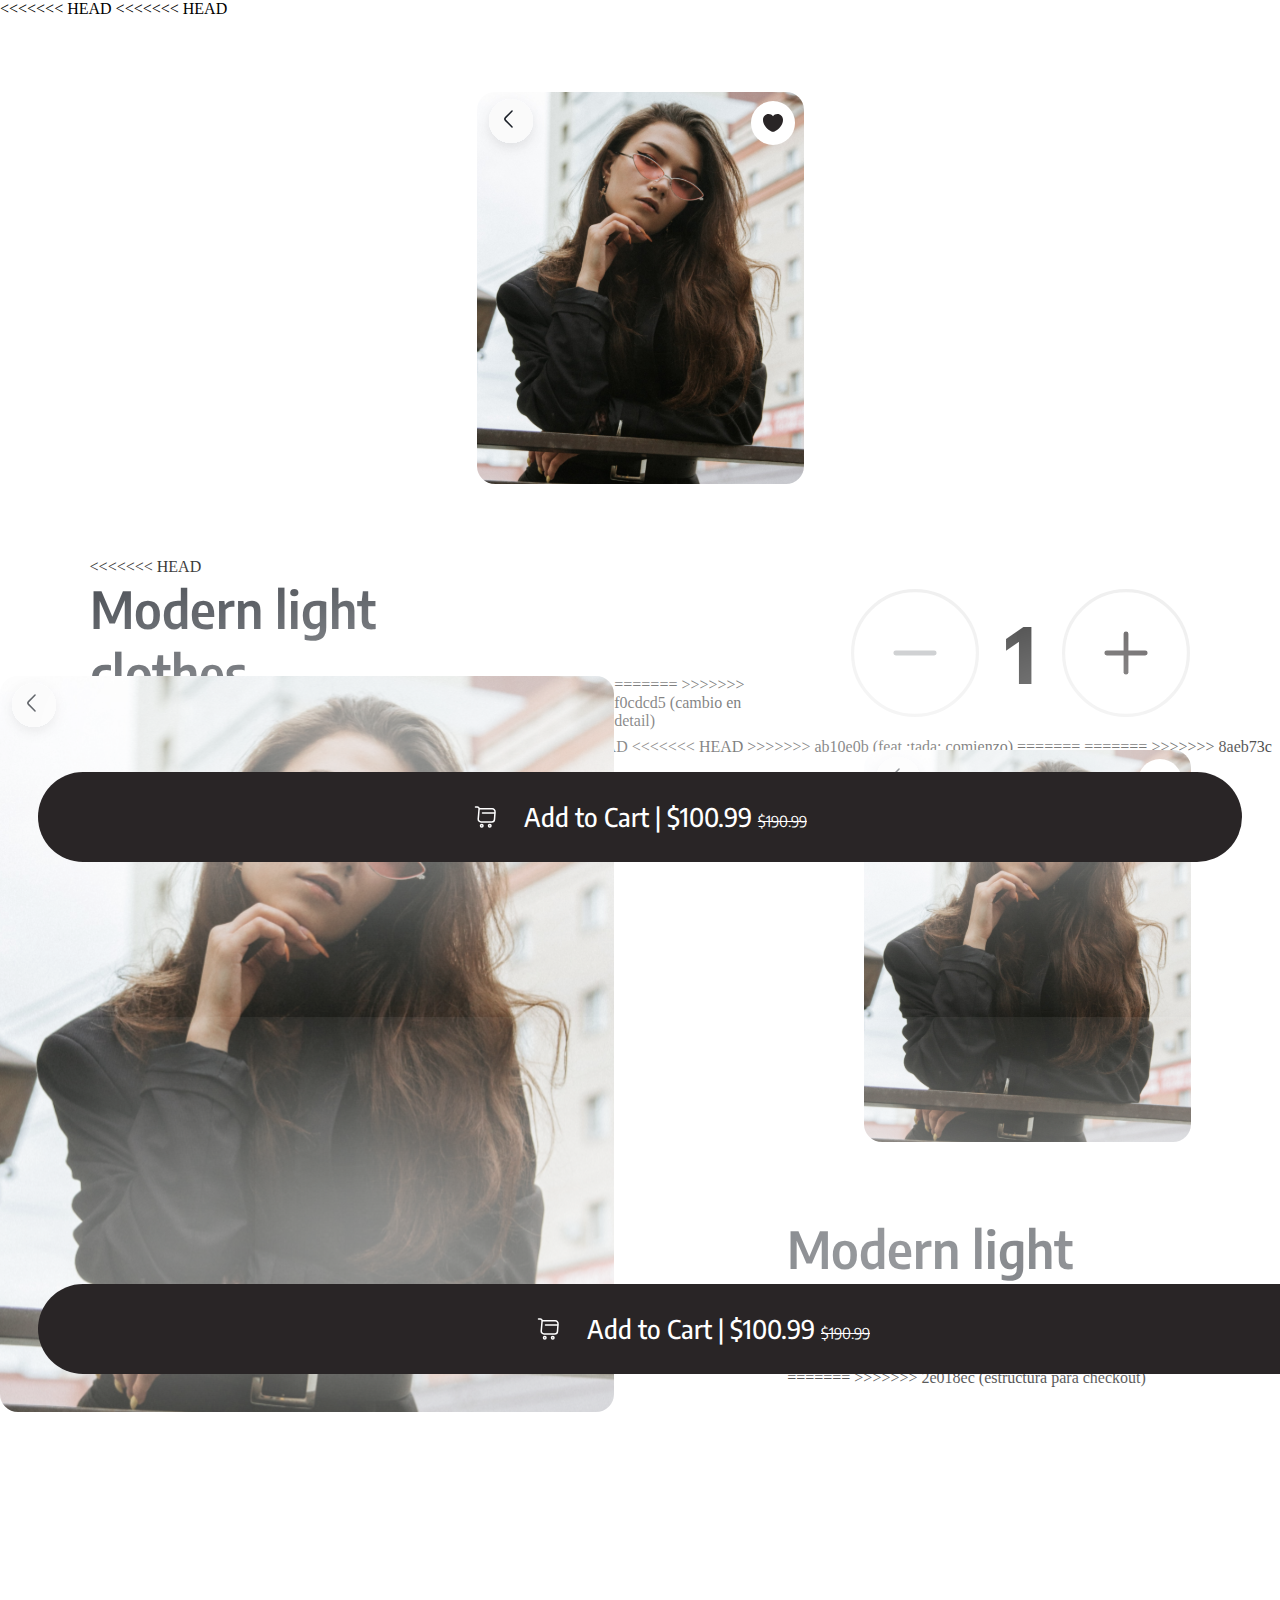
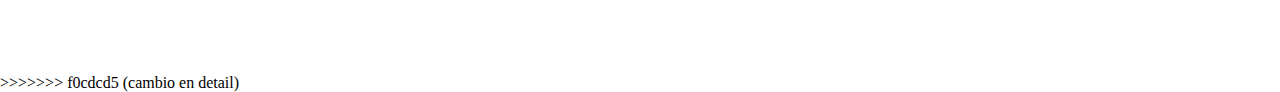
<file: detail.html>
<!DOCTYPE html>
<html lang="en">
<head>
<<<<<<< HEAD
<<<<<<< HEAD
    <link rel="stylesheet" href="../style/detail.css">
    <meta charset="UTF-8">
    <meta name="viewport" content="width=device-width, initial-scale=1.0">
    <title>Details</title>
</head>
<body>
    <div class="flexC">
        <div class="gridcontainer">
            <div class="container1">
                <div class="imgcontainer">
                    <img id="like" src="../storage/media/likeinvert.svg">
                    <img id="img" src="../storage/media/images/p2.1.svg">
                    <img onclick="window.location.href = '../index.html'" id="back" src="../storage/media/back.svg">
                </div>
            </div>
            <div class="container">
                <div class="infocontainer">
<<<<<<< HEAD
                    <div class="gridTitle">
                        <div class="gridTitleItem">
                            <p id="productoTitle">Modern light<br>clothes</p>
                        </div>
                        <div class="gridTitleItem2">
                            <div class="countContainer">
                                <img class="countItem" src="../storage/media/countMinus.svg">
                                <p id="countNumber">1</p>
                                <img class="countItem" src="../storage/media/countMore.svg">
                            </div>
                        </div>
                    </div>
                    <div class="reviews">
                        <img id="stars" src="../storage/media/stars.svg">
                        <p id="rerviewsText">5.0 <span id="blue">(7.932 reviews)</span></p>
                    </div>
                    <p id="descript">Its simple and elegant shape makes it perfect for<br>those of you who like you who want minimalist<br>clothes <span id="readMore">Read More. . .</span></p>
                
                    <img id="line" src="../storage/media/line.svg">
                    <div class="optionscontainer">
                        <div class="tallas">
                            <p id="chooseSize">Choose Size</p>
                            <div class="sizes">
                                <img class="sizesOptions" src="../storage/media/sizeS.svg">
                                <img class="sizesOptions" src="../storage/media/sizeM.svg">
                                <img class="sizesOptions" src="../storage/media/sizeL.svg">
                                <img class="sizesOptions" src="../storage/media/sizeXL.svg">
                            </div>
                        </div>
                        <div class="colors">
                            <p id="chooseSize">Colors</p>
                            <div class="sizes">
                                <img class="colorsOptions" src="../storage/media/color1.svg">
                                <img class="colorsOptions" src="../storage/media/color2.svg">
                                <img class="colorsOptions" src="../storage/media/color3.svg">
                            </div>
                        </div>
                    </div>
                </div>
            </div>
        </div>

    </div>
        <div onclick="window.location.href = 'checkout.html'" class="navigationBar">
            <img src="../storage/media/shopping-cart.svg">
            <p id="cartText">Add to Cart | $100.99 <span id="tachado">$190.99</span></p>
        </div>
    </div>
=======
    <link rel="stylesheet" href="../style/style.css">
=======
>>>>>>> 8aeb73c (avanzando en detail)
    <link rel="stylesheet" href="../style/detail.css">
    <meta charset="UTF-8">
    <meta name="viewport" content="width=device-width, initial-scale=1.0">
    <title>Details</title>
</head>
<body>
<<<<<<< HEAD

<<<<<<< HEAD

<<<<<<< HEAD
>>>>>>> ab10e0b (feat :tada: comienzo)
=======
=======
>>>>>>> 8aeb73c (avanzando en detail)
    <div class="gridcontainer">
        <div class="container1">
            <div class="imgcontainer">
                <img id="like" src="../storage/media/likeinvert.svg">
                <img id="img" src="../storage/media/images/p2.1.svg">
                <img onclick="window.location.href = '../index.html'" id="back" src="../storage/media/back.svg">
=======
>>>>>>> f0cdcd5 (cambio en detail)
    <div class="flexC">
        <div class="gridcontainer">
            <div class="container1">
                <div class="imgcontainer">
                    <img id="like" src="../storage/media/likeinvert.svg">
                    <img id="img" src="../storage/media/images/p2.1.svg">
                    <img onclick="window.location.href = '../index.html'" id="back" src="../storage/media/back.svg">
                </div>
            </div>
            <div class="container">
                <div class="infocontainer">
                    <p id="productoTitle">Modern light<br>clothes</p>
=======
>>>>>>> 2e018ec (estructura para checkout)
                    <div class="gridTitle">
                        <div class="gridTitleItem">
                            <p id="productoTitle">Modern light<br>clothes</p>
                        </div>
                        <div class="gridTitleItem2">
                            <div class="countContainer">
                                <img class="countItem" src="../storage/media/countMinus.svg">
                                <p id="countNumber">1</p>
                                <img class="countItem" src="../storage/media/countMore.svg">
                            </div>
                        </div>
                    </div>
                    <div class="reviews">
                        <img id="stars" src="../storage/media/stars.svg">
                        <p id="rerviewsText">5.0 <span id="blue">(7.932 reviews)</span></p>
                    </div>
                    <p id="descript">Its simple and elegant shape makes it perfect for<br>those of you who like you who want minimalist<br>clothes <span id="readMore">Read More. . .</span></p>
                
                    <img id="line" src="../storage/media/line.svg">
                    <div class="optionscontainer">
                        <div class="tallas">
                            <p id="chooseSize">Choose Size</p>
                            <div class="sizes">
                                <img class="sizesOptions" src="../storage/media/sizeS.svg">
                                <img class="sizesOptions" src="../storage/media/sizeM.svg">
                                <img class="sizesOptions" src="../storage/media/sizeL.svg">
                                <img class="sizesOptions" src="../storage/media/sizeXL.svg">
                            </div>
                        </div>
                        <div class="colors">
                            <p id="chooseSize">Colors</p>
                            <div class="sizes">
                                <img class="colorsOptions" src="../storage/media/color1.svg">
                                <img class="colorsOptions" src="../storage/media/color2.svg">
                                <img class="colorsOptions" src="../storage/media/color3.svg">
                            </div>
                        </div>
                    </div>
                </div>
            </div>
        </div>

    </div>
        <div onclick="window.location.href = 'checkout.html'" class="navigationBar">
            <img src="../storage/media/shopping-cart.svg">
            <p id="cartText">Add to Cart | $100.99 <span id="tachado">$190.99</span></p>
        </div>
<<<<<<< HEAD
<<<<<<< HEAD
    </div>
>>>>>>> 5aa7f81 (se edita el detail)

</body>
</html>
=======
    </div>
>>>>>>> 8aeb73c (avanzando en detail)
=======
    </div>

</body>
</html>
>>>>>>> f0cdcd5 (cambio en detail)
</file>
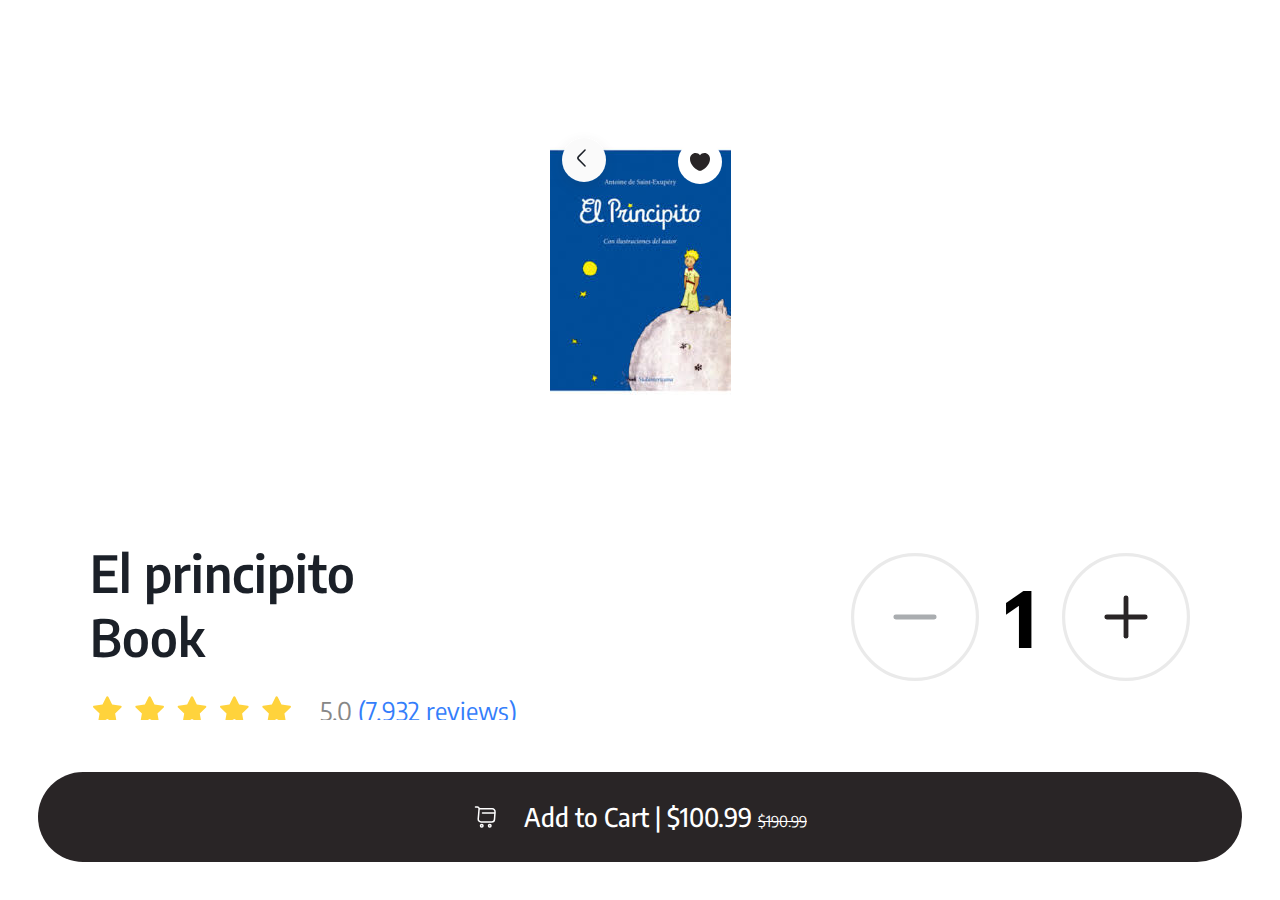
<file: views/detail.html>
<!DOCTYPE html>
<html lang="en">
<head>
    <link rel="stylesheet" href="../style/detail.css">
    <link rel="stylesheet" href="../js/module/detail.js">
    <script src="../js/main.js" defer></script>
    <meta charset="UTF-8">
    <meta name="viewport" content="width=device-width, initial-scale=1.0">
    <title>Details</title>
</head>
<body>
    <div class="flexC">
        <div class="gridcontainer">
            <div class="container1">
                <div class="imgcontainer">
                    <img id="like" src="../storage/media/likeinvert.svg">
                    <img id="img" src="../storage/media/elprincipito.jpg">
                    <img onclick="window.location.href = '../index.html'" id="back" src="../storage/media/back.svg">
                </div>
            </div>
            <div class="container">
                <div class="infocontainer">
                    <div class="gridTitle">
                        <div class="gridTitleItem">
                            <p id="productoTitle">El principito<br>Book</p>
                        </div>
                        <div class="gridTitleItem2">
                            <div class="countContainer">
                                <img class="countItem" src="../storage/media/countMinus.svg" onclick="decrementCount()">
                                <p id="countNumber">1</p>
                                <img class="countItem" src="../storage/media/countMore.svg" onclick="incrementCount()">
                            </div>
                        </div>
                    </div>
                    <div class="reviews">
                        <img id="stars" src="../storage/media/stars.svg">
                        <p id="rerviewsText">5.0 <span id="blue">(7.932 reviews)</span></p>
                    </div>
                    <p id="descript">Its simple and elegant shape makes it perfect for<br>those of you who like you who want minimalist<br>clothes <span  accesskey="readMore"> <a href="></a>Read More. . .</span></p>
                
                    <img id="line" src="../storage/media/line.svg">
                    <div class="optionscontainer">
                        <div class="tallas">
                            <p id="chooseSize">Choose Size</p>
                            <div class="sizes">
                                <img class="sizesOptions" src="../storage/media/sizeS.svg">
                                <img class="sizesOptions" src="../storage/media/sizeM.svg">
                                <img class="sizesOptions" src="../storage/media/sizeL.svg">
                                <img class="sizesOptions" src="../storage/media/sizeXL.svg">
                            </div>
                        </div>
                        <div class="colors">
                            <p id="chooseSize">Colors</p>
                            <div class="sizes">
                                <img class="colorsOptions" src="../storage/media/color1.svg">
                                <img class="colorsOptions" src="../storage/media/color2.svg">
                                <img class="colorsOptions" src="../storage/media/color3.svg">
                            </div>
                        </div>
                    </div>
                </div>
            </div>
        </div>

    </div>
        <div onclick="addToCart()" class="navigationBar">
            <img src="../storage/media/shopping-cart.svg">
            <p id="cartText">Add to Cart | $<span id="price">100.99</span> <span id="tachado">$190.99</span></p>
        </div>
    </div>

    <script>
        let initialPrice = 100.99;

        function updatePrice(count) {
            let priceElement = document.getElementById('price');
            priceElement.textContent = (initialPrice * count).toFixed(2);
        }

        function incrementCount() {
            let countElement = document.getElementById('countNumber');
            let count = parseInt(countElement.textContent);
            countElement.textContent = count + 1;
            updatePrice(count + 1);
        }

        function decrementCount() {
            let countElement = document.getElementById('countNumber');
            let count = parseInt(countElement.textContent);
            if (count > 1) {
                countElement.textContent = count - 1;
                updatePrice(count - 1);
            }
        }

        function addToCart() {
            let count = parseInt(document.getElementById('countNumber').textContent);
            let price = parseFloat(document.getElementById('price').textContent);
            let product = {
                title: "El principito",
                count: count,
                price: price
            };
            localStorage.setItem('cart', JSON.stringify(product));
            window.location.href = 'checkout.html';
        }
    </script>
</body>
</html>
</file>
<file: style/detail.css>
@import url(variables.css);
@font-face {
    font-family: "ESsemiBold";
    src: url(../storage/fonts/encodeSans/EncodeSans_SemiCondensed-SemiBold.ttf);
}
@font-face {
    font-family: "ESregular";
    src: url(../storage/fonts/encodeSans/EncodeSans_SemiCondensed-Regular.ttf);
}
@font-face {
    font-family: "ESbold";
    src: url(../storage/fonts/encodeSans/EncodeSans-Bold.ttf);
}
@font-face {
    font-family: "ESmedium";
    src: url(../storage/fonts/encodeSans/EncodeSans-Medium.ttf);
}
@font-face {
    font-family: "ESmixed";
    src: url(../storage/fonts/encodeSans/EncodeSans_SemiCondensed-Medium.ttf);
}
*{
    padding: 0;
    margin: 0;
    box-sizing: border-box;
}
.flexC{
    display: flex;
    height: 92vh;
    overflow-y: auto;
}
.gridcontainer{
    width: 100vw;
    height: 100vh;
    display: grid;
    grid-template-rows: 60vh 40vh;
}
.container{
    display: flex;
    justify-content: center;
}
.container1{
    display: flex;
    justify-content: center;
    align-items: center;
}
.imgcontainer{
    position: relative;
    display: flex;
}
#img{
    width: 100%;
    border-radius: 2vh;
}
#like{
    right: 0;
    margin-top: 1vh;
    margin-right: 1vh;
    position: absolute;
}
#back{
    transition: 0.2s;
    position: absolute;
}
#back:hover{
    transition: 0.2s;
    filter: invert(100%);
}
.infocontainer{
    width: 86%;
    height: 100%;
}
.gridTitle{
    display: grid;
    grid-template-columns: repeat(2, 1fr);
}
.gridTitleItem{
    border: none;
}
.gridTitleItem2{
    display: flex;
    align-items: center;
}
.countContainer{
    width: 100%;
    display: flex;
    flex-direction: row;
    align-items: center;
    justify-content: right;
    gap: 2vw;
}
.countItem{
    width: 10vw;
}
.countItem:hover{
    filter: invert(100%);
}
#countNumber{
    font-family: "ESbold", sans-serif;
    font-size: 6vw;
}
#productoTitle{
    font-size: 6.4vw;
    font-family: "ESsemiBold", sans-serif;
    color: #1B2028;
    margin-bottom: 2vw;
}
#descript{
    font-size: 3vw;
    font-family: "ESmixed", sans-serif;
    color: #878787;
}
#readMore{
    font-family: "ESsemiBold", sans-serif;
    color: #1B2028;
}
#stars{
    width: 26vw;
}
#rerviewsText{
    font-size: 3.6vw;
    color: #878787;
    font-family: "ESregular", sans-serif;
}
#blue{
    color: #347EFB;
}
.reviews{
    display: flex;
    align-items: center;
    flex-direction: row;
    gap: 2vw;
    margin-bottom: 1vh;
}
#line{
    margin: 0;
    width: 100%;
}
.optionscontainer{
    margin-top: 1.4vh;
    width: 100%;
    display: grid;
    gap: 34%;
    grid-template-columns: 40% 26%;
}
.optionscontainer div{
    border: none;
}
.sizes{
    display: flex;
    flex-direction: row;
    justify-content: space-between;
    width: 100%;
}
#chooseSize{
    margin-bottom: 1vh;
    font-size: 3.3vw;
    font-family: "ESbold", sans-serif;
}
.colorsOptions{
    width: 6vw;
}
.sizesOptions{
    width: 6vw;
}
.navigationBar{
    display: flex;
    flex-direction: row;
    justify-content: center;
    align-items: center;
    position: absolute;
    margin: 3vw;
    margin-top: 0;
    width: calc(100% - (6vw));
    height: 10vh;
    z-index: +1;
    bottom: 0;
    transition: 0.2s;
    background-color: #292526;
    border-radius: 12vw;
}
.navigationBar:hover{
    transition: 02.s;
    background-color: #3a6033;
}
#cartText{
    margin-left: 2vw;
    font-size: 4.6vw;
    font-family: "ESmixed", sans-serif;
    color: #ffffff;
}
#tachado{
    font-family: "ESregular", sans-serif;
    font-size: 3vw;
    text-decoration: line-through;
}
@media (min-width: 600px) {
    #productoTitle{
        font-size: 4vw;
    }
    #stars{
        width: 16vw;
    }
    #descript{
        font-size: 1.9vw;
    }
    #rerviewsText{
        font-size: 2vw;
    }
    .flexC{
        height: 80vh;
    }
    #cartText{
        font-size: 2vw;
    }
    #tachado{
        font-size: 1.2vw;
    }
}
</file>
<file: style/style.css>
@import url(variables.css);
@font-face {
    font-family: "ESsemiBold";
    src: url(../storage/fonts/encodeSans/EncodeSans_SemiCondensed-SemiBold.ttf);
}
@font-face {
    font-family: "ESregular";
    src: url(../storage/fonts/encodeSans/EncodeSans_SemiCondensed-Regular.ttf); 
}
@font-face {
    font-family: "ESbold";
    src: url(../storage/fonts/encodeSans/EncodeSans-Bold.ttf);
}
@font-face {
    font-family: "ESmedium";
    src: url(../storage/fonts/encodeSans/EncodeSans-Medium.ttf);
}
@media (max-width: 768px) {
    .gridcontainer {
        grid-template-rows: auto auto auto auto; 
    }

    .header1 {
        flex-direction: column; 
    }

    .cap1,
    .cap2 {
        width: 100%; 
        text-align: center; 
    }

    #hello,
    #name {
        margin-left: 0; 
    }

    .searchBar {
        grid-template-columns: 100%;
        margin-left: 0; 
        margin-right: 0; 
    }

    .cap3,
    .cap4 {
        width: 100%; 
        text-align: center;
    }

    .categoriascont {
        justify-content: center; 
    }

    .productosContainer {
        width: 100%; 
    }

    .navigationBar {
        grid-template-columns: repeat(4, 1fr); 
        bottom: 0; 
        border-radius: 0; 
    }
}

*{
    padding: 0;
    margin: 0;
    box-sizing: border-box;
}
.gridcontainer{
    grid-template-columns: 1;
    grid-template-rows: 10vh 10vh 10vh 70vh;
    display: grid;
    width: 100vw;
    height: 100vh;
}
.nav{
    /* background: red; */
    padding: var(--space-layout-padding-lr);
    margin-top: 5px;
    display: flex;
    flex-direction: row;
    justify-content: space-between;
    align-items: center;
}
.nav__search{

    position: relative;
}
.nav__search input{
    outline: none;
    width: 260px;
    height: 45px;
    border-radius: 10px;
    padding-left: 2.5rem;
    padding-right: 1.5rem;
    border: 1px solid var(--color-3);
    color: var(--color-3);
}
.search__icon{
    position: absolute;
    display: block;
    bottom: .6rem;
    left: .8rem;
    user-select: none;
    cursor: pointer;
}
.nav__filter{
    background: var(--color-1);
    width: 40px;
    height: 40px;
    border-radius: 10px;
    position: relative;
}
.nav__filter img{
    width: 20px;
    position: absolute;
    inset: 0;
    margin: auto;
}
.searchBar{
    display: grid;
    grid-template-columns: 80% 20%;
}
.header1{
    display: flex;
}
.cap1{
    display: flex;
    flex-direction: column;
    justify-content: center;
    align-items: left;
    width: 40%;
}
.cap2{
    display: flex;
    align-items: center;
    justify-content: right;
    width: 60%;
}
.cap3{
    height: 100%;
    display: flex;
    align-items: center;
    justify-content: left;
}
.cap4{
    height: 100%;
    display: flex;
    justify-content: right;
}
#hello{
    margin-left: 6vw;
    font-size: 2vh;
    font-family: "ESregular";
}
#name{
    margin-left: 6vw;
    font-size: 2.2vh;
    font-family: "ESbold";
}
.profilecuadro{
    width: 6vh;
    height: 6vh;
    margin-right: 6vw;
    border-radius: 50%;
    overflow: hidden;
}
#profile{
    transform: translate( -6%, 10%) scale(1.2);
    width: 100%;
}

#lupa{
    width: 3vh;
    margin-left: 4vw;
    margin-right: 2vw;
}

#filter{
    width: 6vh;
    margin-right: 6vw;
}
.categorias{
    display: flex;
    align-items: center;
}
.categoriascont{
    gap: 2vw;
    height: 50%;
    width: 100vw;
    display: flex;
    flex-direction: row;
    flex-wrap:nowrap;
    overflow-x: auto;
}
.elemento{
    padding-left: 2vw;
    padding-right: 2vw;
    height: 5vh;
    display: flex;
    align-items: center;
    justify-content: center;
    border-radius: 2vw;
    border: 1px solid #EDEDED;
    background-color: #ffffff;
    box-sizing: border-box;
}
.elemento:hover{
    filter: invert(100%);
}
.categoriaIcon{
    width: 2.8vh;
    margin-right: 1vw;
}
.categoriaText{
    color: #1B2028;
    font-size: 1.6vh;
    font-family: "ESmedium", sans-serif;
    text-wrap: nowrap;
}
.productos{
    display: flex;
    justify-content: center;
}
.productosContainer{
    gap: 0;
    display: flex;
    flex-wrap: wrap;
    height: 63vh;
    height: 60vh;
    width: calc(100% - (6vw));
    max-height: 100%;
    overflow: hidden;
    overflow-y: auto;
}
.productContBoton{
    position: relative;
    margin-top: 4vw;
}
.productCont{
    margin: 0 auto;
    width: 90%;
    position: relative;
    margin-bottom: 2vh;
}
.column1{
    flex: 50%;
}
.productoImg{
    border-radius: 4vw;
    width: 100%;
}
.productoImgType2{
    border-radius: 4vw;
    width: 100%;
}
.productTitle{
    font-size: 4vw;
    font-family: "ESsemiBold", sans-serif;
    color: #1B2028;
    margin-bottom: 2vw;
}
.productoDescrip{
    font-size: 3vw;
    font-family: "ESregular", sans-serif;
    color: #A4AAAD;
    margin-bottom: 2vw;
}
.productoPrice{
    display: inline-block;
    font-size: 4vw;
    font-family: "ESsemiBold", sans-serif;
    color: #000000;
}
.productoRating{
    display: flex;
    float: right;
}
.rating{
    margin-left: 10px;
    margin-right: 4vw;
    font-size: 3.6vw;
    font-family: "ESregular", sans-serif;
    color: #1B2028;
}
#likeEmpty{
    position: absolute;
    right: 0;
    margin-right: 2vw;
    margin-top: 2vw;
    width: 8vw;
}
.navigationBar{
    display: grid;
    grid-template-columns: repeat(4, 1fr);
    position: absolute;
    margin: 3vw;
    margin-top: 0;
    width: calc(100% - (6vw));
    height: 10vh;
    z-index: +1;
    bottom: 0;
    background-color: #292526;
    border-radius: 12vw;
    box-shadow: 0 -6vw 20vw 4vw rgb(255, 255, 255);
}
.navigationitem{
    display: flex;
    justify-content: center;
    align-items: center;
}
.navigationImg{
    width: 9vw;
    height: 4.6vh;
}
.NitemF{
    display: flex;
    justify-content: center;
    align-items: center;
    padding: 1.6vw;
    width: 46px;
    height: 46px;
    border-radius: 50%;
    background-color: #FFFFFF05;
}
.NitemF:hover{
    background-color: #FFFFFF40;
}
@media (min-width: 600px) {
    .column1{
        flex: 25%;
    }
    #likeEmpty{
        width: 4vw;
    }
    .productTitle{
        font-size: 2.2vw;
    }
    .productoDescrip{
        font-size: 1.6vw;
    }
    .productoPrice{
        font-size: 2vw;
    }
    .ratingImg{
        width: 2.2vw;
    }
    .rating{
        font-size: 2vw;
    }
}
</file>
